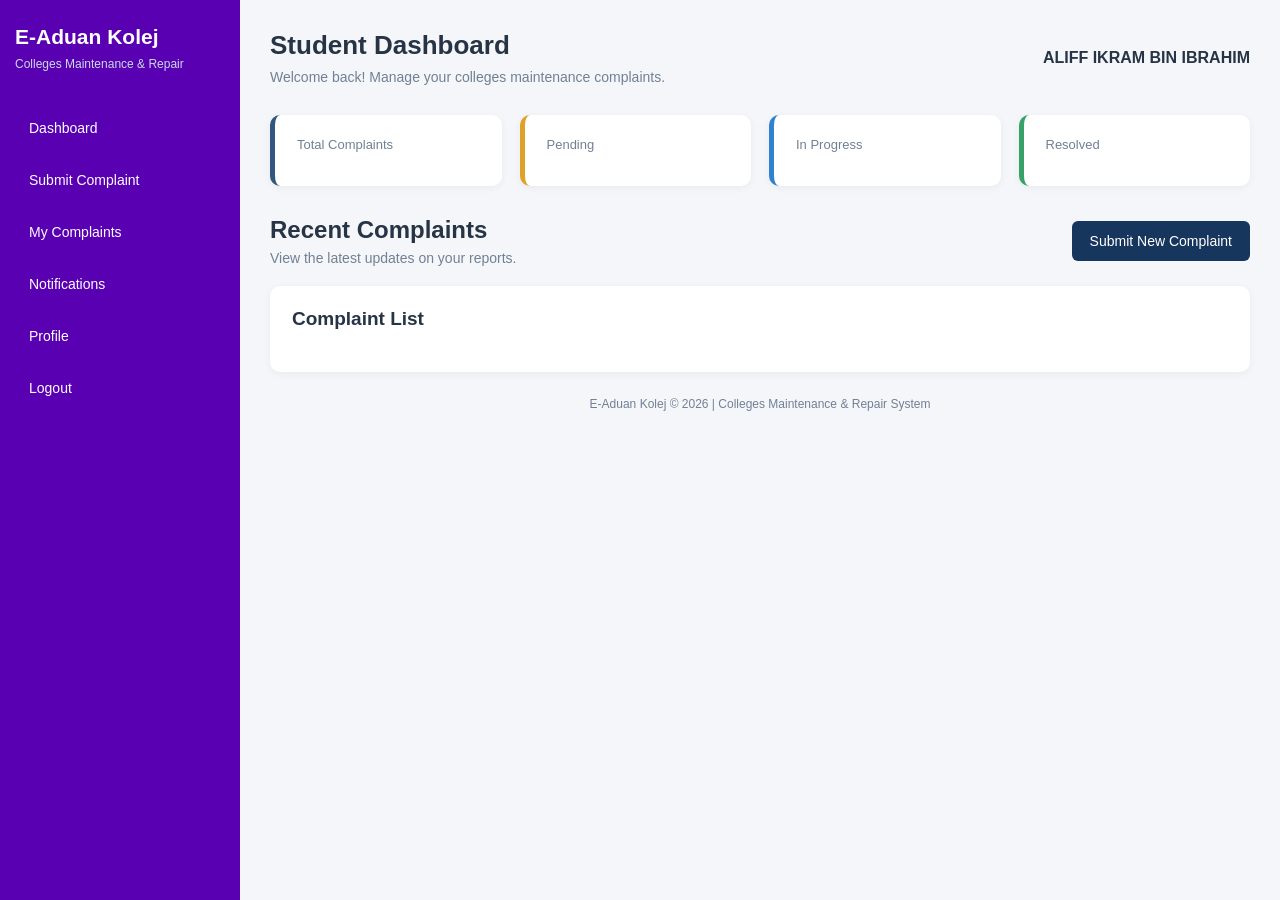
<file: storyboard/html/dashboard.html>
<!DOCTYPE html>
<html lang="en">
<head>
    <meta charset="UTF-8">
    <meta name="viewport" content="width=device-width, initial-scale=1.0">
    <title>E-Aduan Kolej | Student Dashboard</title>

    <style>
        * {
            margin: 0;
            padding: 0;
            box-sizing: border-box;
            font-family: Arial, sans-serif;
        }

        body {
            background: #f4f6f9;
            color: #263445;
        }
        /* Sidebar */
        .sidebar {
            width: 240px;
            height: 100vh;
            background: #5900b3;
            color: white;
            position: fixed;
            top: 0;
            left: 0;
            padding: 25px 15px;
        }

        .logo {
            font-size: 21px;
            font-weight: bold;
            margin-bottom: 8px;
        }

        .subtitle {
            font-size: 12px;
            color: #cbd8e8;
            margin-bottom: 35px;
        }

        .sidebar a {
            display: block;
            padding: 14px;
            margin-bottom: 8px;
            color: white;
            text-decoration: none;
            border-radius: 6px;
            font-size: 14px;
        }

        .sidebar a:hover,
        .sidebar a.active {
            background: #5900b3;
        }

        /* Main content */
        .main {
            margin-left: 240px;
            padding: 30px;
        }

        .topbar {
            display: flex;
            justify-content: space-between;
            align-items: center;
            gap: 15px;
            margin-bottom: 30px;
        }

        .topbar h1 {
            font-size: 26px;
            margin-bottom: 8px;
        }

        .topbar p {
            color: #718096;
            font-size: 14px;
        }

        .profile {
            font-weight: bold;
            white-space: nowrap;
        }

        /* Summary cards */
        .cards {
            display: grid;
            grid-template-columns: repeat(4, 1fr);
            gap: 18px;
            margin-bottom: 30px;
        }

        .card {
            background: white;
            padding: 22px;
            border-radius: 10px;
            box-shadow: 0 2px 8px #0000000d;
            border-left: 5px solid #31577e;
        }

        .card p {
            color: #718096;
            font-size: 13px;
            margin-bottom: 12px;
        }

        .card h2 {
            font-size: 30px;
        }

        .pending {
            border-color: #e0a12b;
        }

        .progress {
            border-color: #3182ce;
        }

        .resolved {
            border-color: #38a169;
        }

        /* Action button */
        .actions {
            display: flex;
            justify-content: space-between;
            align-items: center;
            gap: 15px;
            flex-wrap: wrap;
            margin-bottom: 20px;
        }

        .btn {
            display: inline-block;
            padding: 12px 18px;
            border: none;
            border-radius: 6px;
            background: #17365d;
            color: white;
            text-decoration: none;
            font-size: 14px;
            cursor: pointer;
        }

        .btn:hover {
            background: #31577e;
        }

        /* Complaint table */
        .table-box {
            background: white;
            padding: 22px;
            border-radius: 10px;
            box-shadow: 0 2px 8px #0000000d;
            overflow-x: auto;
        }

        .table-box h2 {
            font-size: 19px;
            margin-bottom: 20px;
        }

        table {
            width: 100%;
            border-collapse: collapse;
            min-width: 650px;
        }

        th, td {
            padding: 15px 12px;
            text-align: left;
            border-bottom: 1px solid #edf0f4;
            font-size: 13px;
        }

        th {
            background: #f7f9fc;
            color: #526174;
        }

        .status {
            display: inline-block;
            padding: 6px 10px;
            border-radius: 20px;
            font-size: 12px;
            font-weight: bold;
        }

        .status-pending {
            background: #fff1cc;
            color: #946200;
        }

        .status-progress {
            background: #dbeafe;
            color: #1d4ed8;
        }

        .status-resolved {
            background: #d1fae5;
            color: #047857;
        }

        .view-link {
            color: #245b96;
            text-decoration: none;
            font-weight: bold;
        }

        .footer {
            margin-top: 25px;
            color: #718096;
            font-size: 12px;
            text-align: center;
        }

        /* Responsive layout */
        @media (max-width: 1000px) {
            .cards {
                grid-template-columns: repeat(2, 1fr);
            }
        }

        @media (max-width: 650px) {
            .sidebar {
                position: static;
                width: 100%;
                height: auto;
            }

            .subtitle {
                margin-bottom: 15px;
            }

            .main {
                margin-left: 0;
                padding: 18px;
            }

            .topbar h1 {
                font-size: 22px;
            }

            .cards {
                grid-template-columns: 1fr 1fr;
                gap: 10px;
            }

            .card {
                padding: 15px;
            }

            .card h2 {
                font-size: 24px;
            }
        }
    </style>
</head>

<body>

    <!-- Sidebar Navigation -->
    <aside class="sidebar">
        <div class="logo">E-Aduan Kolej</div>
        <div class="subtitle">Colleges Maintenance & Repair</div>

        <nav>
            <a href="dashboard.html" class="active">Dashboard</a>
            <a href="submit-complaint.html">Submit Complaint</a>
            <a href="my-complaints.html">My Complaints</a>
            <a href="notifications.html">Notifications</a>
            <a href="profile.html">Profile</a>
            <a href="login.html">Logout</a>
        </nav>
    </aside>

    <!-- Main Dashboard -->
    <main class="main">

        <header class="topbar">
            <div>
                <h1>Student Dashboard</h1>
                <p>Welcome back! Manage your colleges maintenance complaints.</p>
            </div>
            <div class="profile">ALIFF IKRAM BIN IBRAHIM </div>
        </header>

        <!-- Summary Cards -->
        <section class="cards">

            <div class="card">
                <p>Total Complaints</p>
            </div>

            <div class="card pending">
                <p>Pending</p>
            </div>

            <div class="card progress">
                <p>In Progress</p>
            </div>

            <div class="card resolved">
                <p>Resolved</p>
            </div>

        </section>

        <!-- Quick Actions -->
        <section class="actions">
            <div>
                <h2>Recent Complaints</h2>
                <p style="color:#718096; margin-top:6px; font-size:14px;">
                    View the latest updates on your reports.
                </p>
            </div>

            <a href="submit-complaint.html" class="btn">
                Submit New Complaint
            </a>
        </section>

        <!-- Complaints Table -->
        <section class="table-box">
            <h2>Complaint List</h2>

        </section>

        <footer class="footer">
            E-Aduan Kolej © 2026 | Colleges Maintenance & Repair System
        </footer>

    </main>

</body>
</html>
</file>
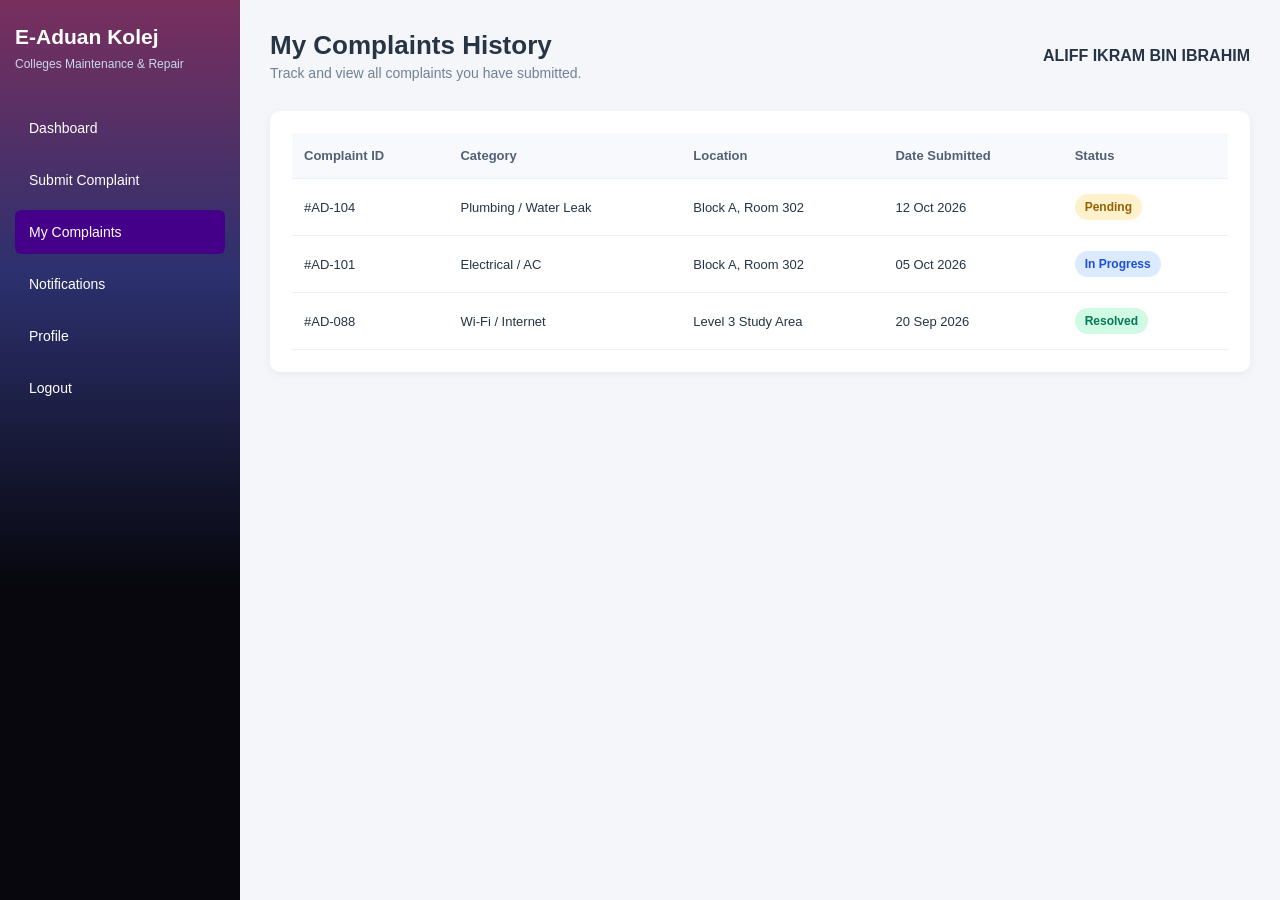
<file: storyboard/html/my-complaints.html>
<!DOCTYPE html>
<html lang="en">
<head>
    <meta charset="UTF-8">
    <meta name="viewport" content="width=device-width, initial-scale=1.0">
    <title>E-Aduan Kolej | My Complaints</title>
    <style>
        * { margin: 0; padding: 0; box-sizing: border-box; font-family: Arial, sans-serif; }
        body { background: #f4f6f9; color: #263445; }
        .sidebar { width: 240px; height: 100vh; background: linear-gradient(180deg,
            rgba(214, 80, 160, 0.55) 0%,
            rgba(90, 100, 230, 0.45) 30%,
            rgba(5, 5, 8, 0) 65%),
        #07070d;; color: white; position: fixed; top: 0; left: 0; padding: 25px 15px; }
        .logo { font-size: 21px; font-weight: bold; margin-bottom: 8px; }
        .subtitle { font-size: 12px; color: #cbd8e8; margin-bottom: 35px; }
        .sidebar a { display: block; padding: 14px; margin-bottom: 8px; color: white; text-decoration: none; border-radius: 6px; font-size: 14px; }
        .sidebar a:hover, .sidebar a.active { background: #440088; }
        .main { margin-left: 240px; padding: 30px; }
        .topbar { display: flex; justify-content: space-between; align-items: center; margin-bottom: 30px; }
        .topbar h1 { font-size: 26px; }
        .table-box { background: white; padding: 22px; border-radius: 10px; box-shadow: 0 2px 8px #0000000d; }
        table { width: 100%; border-collapse: collapse; }
        th, td { padding: 15px 12px; text-align: left; border-bottom: 1px solid #edf0f4; font-size: 13px; }
        th { background: #f7f9fc; color: #526174; }
        .status { padding: 6px 10px; border-radius: 20px; font-size: 12px; font-weight: bold; display: inline-block; }
        .status-pending { background: #fff1cc; color: #946200; }
        .status-progress { background: #dbeafe; color: #1d4ed8; }
        .status-resolved { background: #d1fae5; color: #047857; }
    </style>
</head>
<body>
    <aside class="sidebar">
        <div class="logo">E-Aduan Kolej</div>
        <div class="subtitle">Colleges Maintenance & Repair</div>
        <nav>
            <a href="dashboard.html">Dashboard</a>
            <a href="submit-complaint.html">Submit Complaint</a>
            <a href="my-complaints.html" class="active">My Complaints</a>
            <a href="notifications.html">Notifications</a>
            <a href="profile.html">Profile</a>
            <a href="index.html">Logout</a>
        </nav>
    </aside>

    <main class="main">
        <header class="topbar">
            <div>
                <h1>My Complaints History</h1>
                <p style="color: #718096; font-size: 14px; margin-top: 4px;">Track and view all complaints you have submitted.</p>
            </div>
            <div style="font-weight: bold;">ALIFF IKRAM BIN IBRAHIM</div>
        </header>

        <section class="table-box">
            <table>
                <thead>
                    <tr>
                        <th>Complaint ID</th>
                        <th>Category</th>
                        <th>Location</th>
                        <th>Date Submitted</th>
                        <th>Status</th>
                    </tr>
                </thead>
                <tbody>
                    <tr>
                        <td>#AD-104</td>
                        <td>Plumbing / Water Leak</td>
                        <td>Block A, Room 302</td>
                        <td>12 Oct 2026</td>
                        <td><span class="status status-pending">Pending</span></td>
                    </tr>
                    <tr>
                        <td>#AD-101</td>
                        <td>Electrical / AC</td>
                        <td>Block A, Room 302</td>
                        <td>05 Oct 2026</td>
                        <td><span class="status status-progress">In Progress</span></td>
                    </tr>
                    <tr>
                        <td>#AD-088</td>
                        <td>Wi-Fi / Internet</td>
                        <td>Level 3 Study Area</td>
                        <td>20 Sep 2026</td>
                        <td><span class="status status-resolved">Resolved</span></td>
                    </tr>
                </tbody>
            </table>
        </section>
    </main>
</body>
</html>
</file>
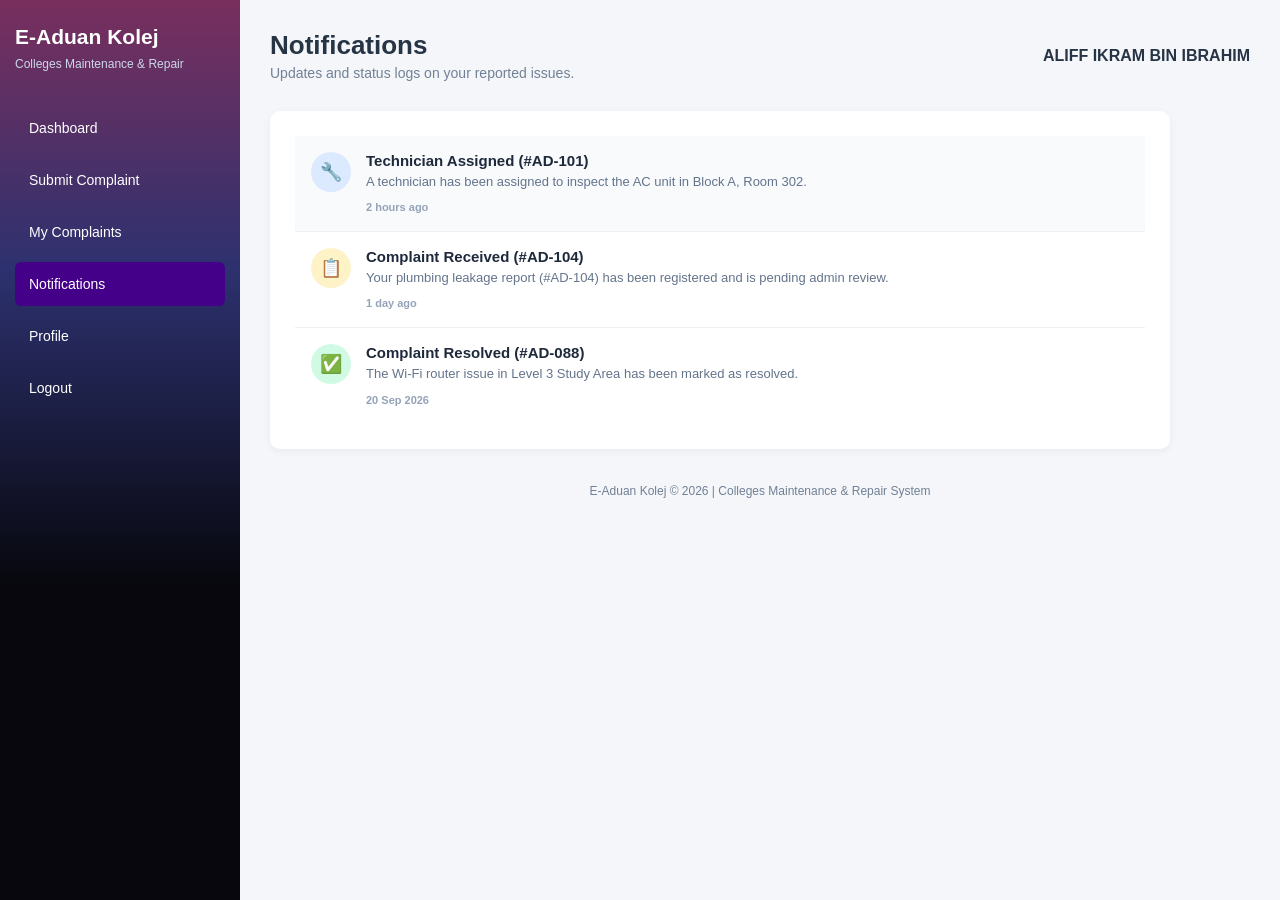
<file: storyboard/html/notification.html>
<!DOCTYPE html>
<html lang="en">
<head>
    <meta charset="UTF-8">
    <meta name="viewport" content="width=device-width, initial-scale=1.0">
    <title>E-Aduan Kolej | Notifications</title>
    <style>
        * {
            margin: 0;
            padding: 0;
            box-sizing: border-box;
            font-family: Arial, sans-serif;
        }

        body {
            background: #f4f6f9;
            color: #263445;
        }

        /* Sidebar Navigation */
        .sidebar {
            width: 240px;
            height: 100vh;
            background:linear-gradient(180deg,
            rgba(214, 80, 160, 0.55) 0%,
            rgba(90, 100, 230, 0.45) 30%,
            rgba(5, 5, 8, 0) 65%),
        #07070d;
            color: white;
            position: fixed;
            top: 0;
            left: 0;
            padding: 25px 15px;
        }

        .logo {
            font-size: 21px;
            font-weight: bold;
            margin-bottom: 8px;
        }

        .subtitle {
            font-size: 12px;
            color: #cbd8e8;
            margin-bottom: 35px;
        }

        .sidebar a {
            display: block;
            padding: 14px;
            margin-bottom: 8px;
            color: white;
            text-decoration: none;
            border-radius: 6px;
            font-size: 14px;
        }

        .sidebar a:hover,
        .sidebar a.active {
            background: #440088;
        }

        /* Main Content */
        .main {
            margin-left: 240px;
            padding: 30px;
        }

        .topbar {
            display: flex;
            justify-content: space-between;
            align-items: center;
            margin-bottom: 30px;
        }

        .topbar h1 {
            font-size: 26px;
        }

        /* Notifications Container */
        .notifications-card {
            background: white;
            padding: 25px;
            border-radius: 10px;
            box-shadow: 0 2px 8px #0000000d;
            max-width: 900px;
        }

        .notification-item {
            display: flex;
            align-items: flex-start;
            gap: 15px;
            padding: 16px;
            border-bottom: 1px solid #edf0f4;
            transition: background 0.2s;
        }

        .notification-item:last-child {
            border-bottom: none;
        }

        .notification-item.unread {
            background: #f8fafc;
        }

        .badge-icon {
            width: 40px;
            height: 40px;
            border-radius: 50%;
            display: flex;
            align-items: center;
            justify-content: center;
            font-size: 18px;
            flex-shrink: 0;
        }

        .icon-progress { background: #dbeafe; color: #1d4ed8; }
        .icon-resolved { background: #d1fae5; color: #047857; }
        .icon-info { background: #fef3c7; color: #d97706; }

        .notification-content h4 {
            font-size: 15px;
            color: #1e293b;
            margin-bottom: 4px;
        }

        .notification-content p {
            font-size: 13px;
            color: #64748b;
            margin-bottom: 6px;
            line-height: 1.4;
        }

        .notification-time {
            font-size: 11px;
            color: #94a3b8;
            font-weight: 600;
        }

        .footer {
            margin-top: 35px;
            color: #718096;
            font-size: 12px;
            text-align: center;
        }
    </style>
</head>

<body>

    <!-- Sidebar Navigation -->
    <aside class="sidebar">
        <div class="logo">E-Aduan Kolej</div>
        <div class="subtitle">Colleges Maintenance & Repair</div>

        <nav>
            <a href="dashboard.html">Dashboard</a>
            <a href="submit-complaint.html">Submit Complaint</a>
            <a href="my-complaints.html">My Complaints</a>
            <a href="notifications.html" class="active">Notifications</a>
            <a href="profile.html">Profile</a>
            <a href="index.html">Logout</a>
        </nav>
    </aside>

    <!-- Main Content -->
    <main class="main">

        <header class="topbar">
            <div>
                <h1>Notifications</h1>
                <p style="color: #718096; font-size: 14px; margin-top: 4px;">Updates and status logs on your reported issues.</p>
            </div>
            <div style="font-weight: bold;">ALIFF IKRAM BIN IBRAHIM</div>
        </header>

        <div class="notifications-card">

            <div class="notification-item unread">
                <div class="badge-icon icon-progress">🔧</div>
                <div class="notification-content">
                    <h4>Technician Assigned (#AD-101)</h4>
                    <p>A technician has been assigned to inspect the AC unit in Block A, Room 302.</p>
                    <span class="notification-time">2 hours ago</span>
                </div>
            </div>

            <div class="notification-item">
                <div class="badge-icon icon-info">📋</div>
                <div class="notification-content">
                    <h4>Complaint Received (#AD-104)</h4>
                    <p>Your plumbing leakage report (#AD-104) has been registered and is pending admin review.</p>
                    <span class="notification-time">1 day ago</span>
                </div>
            </div>

            <div class="notification-item">
                <div class="badge-icon icon-resolved">✅</div>
                <div class="notification-content">
                    <h4>Complaint Resolved (#AD-088)</h4>
                    <p>The Wi-Fi router issue in Level 3 Study Area has been marked as resolved.</p>
                    <span class="notification-time">20 Sep 2026</span>
                </div>
            </div>

        </div>

        <footer class="footer">
            E-Aduan Kolej © 2026 | Colleges Maintenance & Repair System
        </footer>

    </main>

</body>
</html>
</file>
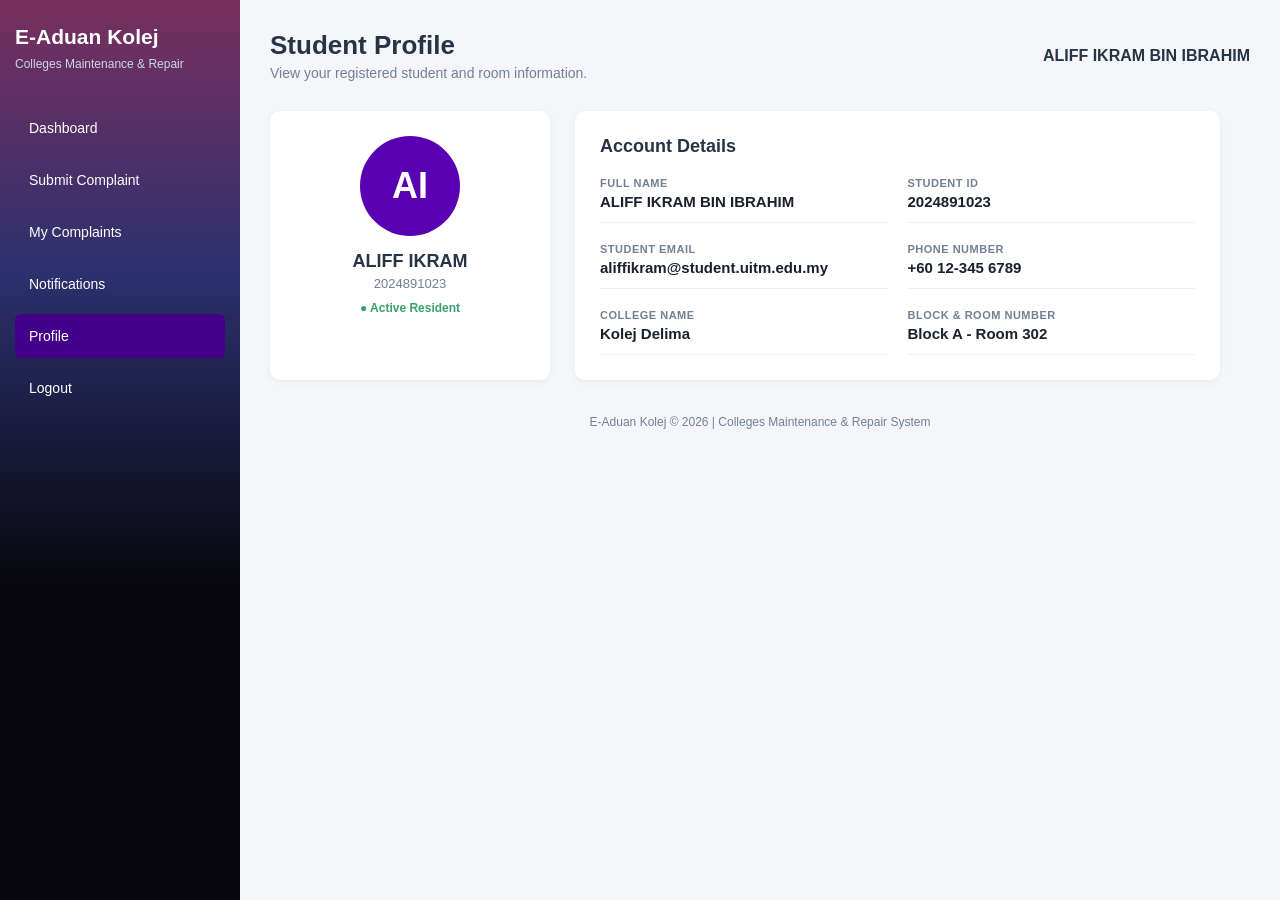
<file: storyboard/html/profile.html>
<!DOCTYPE html>
<html lang="en">
<head>
    <meta charset="UTF-8">
    <meta name="viewport" content="width=device-width, initial-scale=1.0">
    <title>E-Aduan Kolej | Profile</title>
    <style>
        * {
            margin: 0;
            padding: 0;
            box-sizing: border-box;
            font-family: Arial, sans-serif;
        }

        body {
            background: #f4f6f9;
            color: #263445;
        }

        /* Sidebar Navigation */
        .sidebar {
            width: 240px;
            height: 100vh;
            background: linear-gradient(180deg,
            rgba(214, 80, 160, 0.55) 0%,
            rgba(90, 100, 230, 0.45) 30%,
            rgba(5, 5, 8, 0) 65%),
        #07070d;;
            color: white;
            position: fixed;
            top: 0;
            left: 0;
            padding: 25px 15px;
        }

        .logo {
            font-size: 21px;
            font-weight: bold;
            margin-bottom: 8px;
        }

        .subtitle {
            font-size: 12px;
            color: #cbd8e8;
            margin-bottom: 35px;
        }

        .sidebar a {
            display: block;
            padding: 14px;
            margin-bottom: 8px;
            color: white;
            text-decoration: none;
            border-radius: 6px;
            font-size: 14px;
        }

        .sidebar a:hover,
        .sidebar a.active {
            background: #440088;
        }

        /* Main Content Area */
        .main {
            margin-left: 240px;
            padding: 30px;
        }

        .topbar {
            display: flex;
            justify-content: space-between;
            align-items: center;
            margin-bottom: 30px;
        }

        .topbar h1 {
            font-size: 26px;
        }

        /* Profile Card Layout */
        .profile-container {
            display: grid;
            grid-template-columns: 280px 1fr;
            gap: 25px;
            max-width: 950px;
        }

        .card {
            background: white;
            padding: 25px;
            border-radius: 10px;
            box-shadow: 0 2px 8px #0000000d;
        }

        .avatar-section {
            text-align: center;
        }

        .avatar {
            width: 100px;
            height: 100px;
            background: #5900b3;
            color: white;
            border-radius: 50%;
            display: flex;
            align-items: center;
            justify-content: center;
            font-size: 36px;
            font-weight: bold;
            margin: 0 auto 15px;
        }

        .avatar-section h3 {
            font-size: 18px;
            margin-bottom: 4px;
        }

        .avatar-section p {
            color: #718096;
            font-size: 13px;
        }

        .details-grid {
            display: grid;
            grid-template-columns: 1fr 1fr;
            gap: 20px;
        }

        .field {
            border-bottom: 1px solid #edf0f4;
            padding-bottom: 12px;
        }

        .field label {
            font-size: 11px;
            color: #718096;
            display: block;
            margin-bottom: 4px;
            font-weight: bold;
            letter-spacing: 0.5px;
        }

        .field p {
            font-size: 15px;
            font-weight: 600;
            color: #1a202c;
        }

        .footer {
            margin-top: 35px;
            color: #718096;
            font-size: 12px;
            text-align: center;
        }
    </style>
</head>

<body>

    <!-- Sidebar Navigation -->
    <aside class="sidebar">
        <div class="logo">E-Aduan Kolej</div>
        <div class="subtitle">Colleges Maintenance & Repair</div>

        <nav>
            <a href="dashboard.html">Dashboard</a>
            <a href="submit-complaint.html">Submit Complaint</a>
            <a href="my-complaints.html">My Complaints</a>
            <a href="notifications.html">Notifications</a>
            <a href="profile.html" class="active">Profile</a>
            <a href="index.html">Logout</a>
        </nav>
    </aside>

    <!-- Main Content -->
    <main class="main">

        <header class="topbar">
            <div>
                <h1>Student Profile</h1>
                <p style="color: #718096; font-size: 14px; margin-top: 4px;">View your registered student and room information.</p>
            </div>
            <div style="font-weight: bold;">ALIFF IKRAM BIN IBRAHIM</div>
        </header>

        <div class="profile-container">

            <!-- Profile Summary Badge -->
            <div class="card avatar-section">
                <div class="avatar">AI</div>
                <h3>ALIFF IKRAM</h3>
                <p>2024891023</p>
                <p style="margin-top: 10px; color: #38a169; font-weight: bold; font-size: 12px;">● Active Resident</p>
            </div>

            <!-- Profile Information Details -->
            <div class="card">
                <h2 style="font-size: 18px; margin-bottom: 20px;">Account Details</h2>

                <div class="details-grid">
                    <div class="field">
                        <label>FULL NAME</label>
                        <p>ALIFF IKRAM BIN IBRAHIM</p>
                    </div>

                    <div class="field">
                        <label>STUDENT ID</label>
                        <p>2024891023</p>
                    </div>

                    <div class="field">
                        <label>STUDENT EMAIL</label>
                        <p>aliffikram@student.uitm.edu.my</p>
                    </div>

                    <div class="field">
                        <label>PHONE NUMBER</label>
                        <p>+60 12-345 6789</p>
                    </div>

                    <div class="field">
                        <label>COLLEGE NAME</label>
                        <p>Kolej Delima</p>
                    </div>

                    <div class="field">
                        <label>BLOCK & ROOM NUMBER</label>
                        <p>Block A - Room 302</p>
                    </div>
                </div>
            </div>

        </div>

        <footer class="footer">
            E-Aduan Kolej © 2026 | Colleges Maintenance & Repair System
        </footer>

    </main>

</body>
</html>
</file>
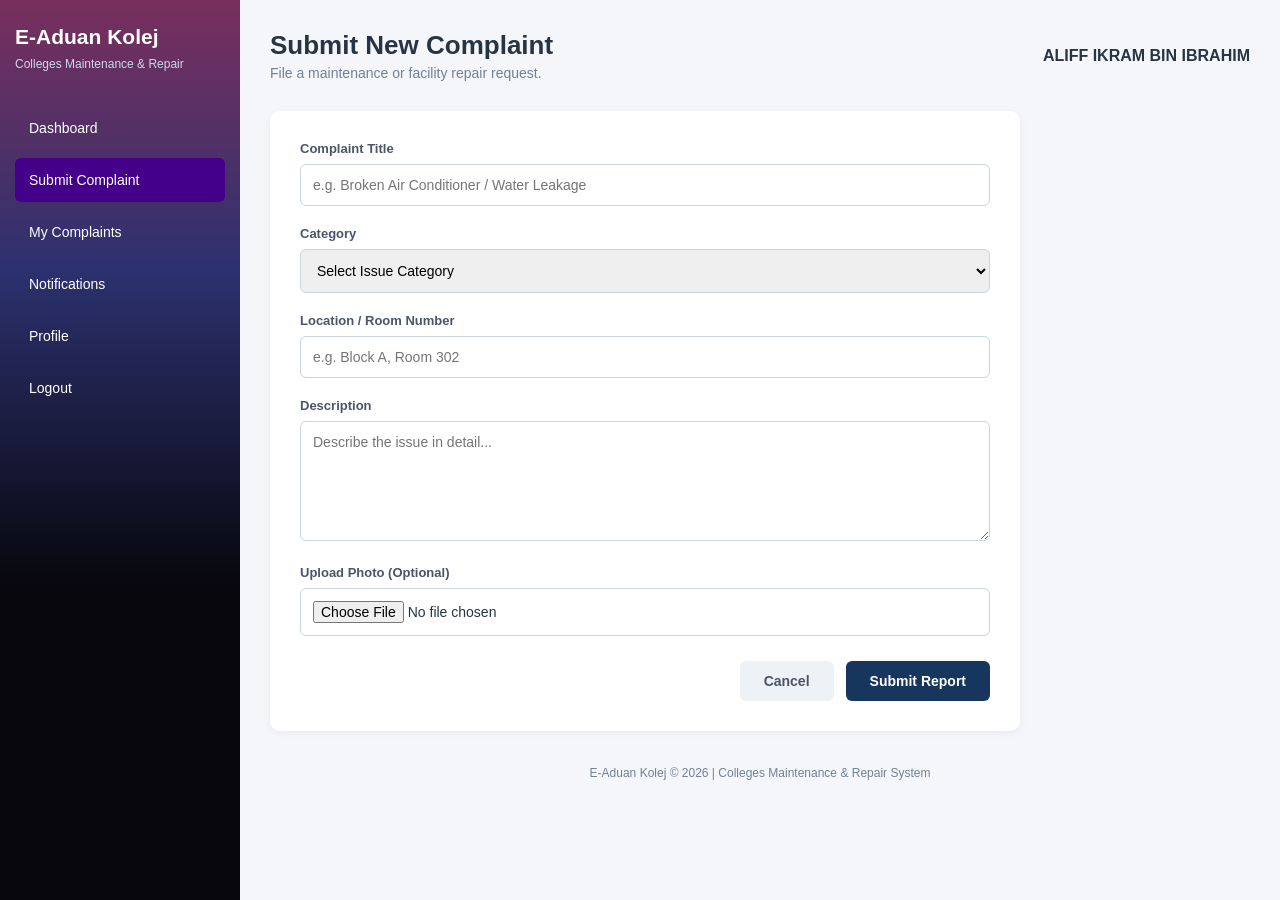
<file: storyboard/html/submit-complaint.html>
<!DOCTYPE html>
<html lang="en">
<head>
    <meta charset="UTF-8">
    <meta name="viewport" content="width=device-width, initial-scale=1.0">
    <title>E-Aduan Kolej | Submit Complaint</title>
    <style>
        * {
            margin: 0;
            padding: 0;
            box-sizing: border-box;
            font-family: Arial, sans-serif;
        }

        body {
            background: #f4f6f9;
            color: #263445;
        }

        /* Sidebar Navigation */
        .sidebar {
            width: 240px;
            height: 100vh;
            background: linear-gradient(180deg,
            rgba(214, 80, 160, 0.55) 0%,
            rgba(90, 100, 230, 0.45) 30%,
            rgba(5, 5, 8, 0) 65%),
        #07070d;
            color: white;
            position: fixed;
            top: 0;
            left: 0;
            padding: 25px 15px;
        }

        .logo {
            font-size: 21px;
            font-weight: bold;
            margin-bottom: 8px;
        }

        .subtitle {
            font-size: 12px;
            color: #cbd8e8;
            margin-bottom: 35px;
        }

        .sidebar a {
            display: block;
            padding: 14px;
            margin-bottom: 8px;
            color: white;
            text-decoration: none;
            border-radius: 6px;
            font-size: 14px;
        }

        .sidebar a:hover,
        .sidebar a.active {
            background: #440088;
        }

        /* Main Content Area */
        .main {
            margin-left: 240px;
            padding: 30px;
        }

        .topbar {
            display: flex;
            justify-content: space-between;
            align-items: center;
            margin-bottom: 30px;
        }

        .topbar h1 {
            font-size: 26px;
        }

        /* Form Layout */
        .form-card {
            background: white;
            padding: 30px;
            border-radius: 10px;
            box-shadow: 0 2px 8px #0000000d;
            max-width: 750px;
        }

        .form-group {
            margin-bottom: 20px;
        }

        .form-group label {
            display: block;
            font-size: 13px;
            font-weight: bold;
            color: #4a5568;
            margin-bottom: 8px;
        }

        .form-group input,
        .form-group select,
        .form-group textarea {
            width: 100%;
            padding: 12px;
            border: 1px solid #cbd5e0;
            border-radius: 6px;
            font-size: 14px;
            outline: none;
        }

        .form-group textarea {
            resize: vertical;
            min-height: 120px;
        }

        .form-group input:focus,
        .form-group select:focus,
        .form-group textarea:focus {
            border-color: #5900b3;
        }

        .form-actions {
            display: flex;
            justify-content: flex-end;
            gap: 12px;
            margin-top: 25px;
        }

        .btn-submit {
            background: #17365d;
            color: white;
            padding: 12px 24px;
            border: none;
            border-radius: 6px;
            font-size: 14px;
            font-weight: bold;
            cursor: pointer;
        }

        .btn-submit:hover {
            background: #31577e;
        }

        .btn-cancel {
            background: #edf2f7;
            color: #4a5568;
            padding: 12px 24px;
            border: none;
            border-radius: 6px;
            font-size: 14px;
            font-weight: bold;
            text-decoration: none;
            display: inline-block;
        }

        .footer {
            margin-top: 35px;
            color: #718096;
            font-size: 12px;
            text-align: center;
        }
    </style>
</head>

<body>

    <!-- Sidebar Navigation -->
    <aside class="sidebar">
        <div class="logo">E-Aduan Kolej</div>
        <div class="subtitle">Colleges Maintenance & Repair</div>

        <nav>
            <a href="dashboard.html">Dashboard</a>
            <a href="submit-complaint.html" class="active">Submit Complaint</a>
            <a href="my-complaints.html">My Complaints</a>
            <a href="notifications.html">Notifications</a>
            <a href="profile.html">Profile</a>
            <a href="index.html">Logout</a>
        </nav>
    </aside>

    <!-- Main Content -->
    <main class="main">

        <header class="topbar">
            <div>
                <h1>Submit New Complaint</h1>
                <p style="color: #718096; font-size: 14px; margin-top: 4px;">File a maintenance or facility repair request.</p>
            </div>
            <div style="font-weight: bold;">ALIFF IKRAM BIN IBRAHIM</div>
        </header>

        <div class="form-card">
            <form action="my-complaints.html">
                <div class="form-group">
                    <label>Complaint Title</label>
                    <input type="text" placeholder="e.g. Broken Air Conditioner / Water Leakage" required>
                </div>

                <div class="form-group">
                    <label>Category</label>
                    <select required>
                        <option value="">Select Issue Category</option>
                        <option value="electrical">Electrical / Fan / AC</option>
                        <option value="plumbing">Plumbing / Water / Toilet</option>
                        <option value="furniture">Furniture / Bed / Table</option>
                        <option value="wifi">Wi-Fi / Internet</option>
                        <option value="other">Other Maintenance</option>
                    </select>
                </div>

                <div class="form-group">
                    <label>Location / Room Number</label>
                    <input type="text" placeholder="e.g. Block A, Room 302" required>
                </div>

                <div class="form-group">
                    <label>Description</label>
                    <textarea placeholder="Describe the issue in detail..." required></textarea>
                </div>

                <div class="form-group">
                    <label>Upload Photo (Optional)</label>
                    <input type="file">
                </div>

                <div class="form-actions">
                    <a href="dashboard.html" class="btn-cancel">Cancel</a>
                    <button type="submit" class="btn-submit">Submit Report</button>
                </div>
            </form>
        </div>

        <footer class="footer">
            E-Aduan Kolej © 2026 | Colleges Maintenance & Repair System
        </footer>

    </main>

</body>
</html>
</file>
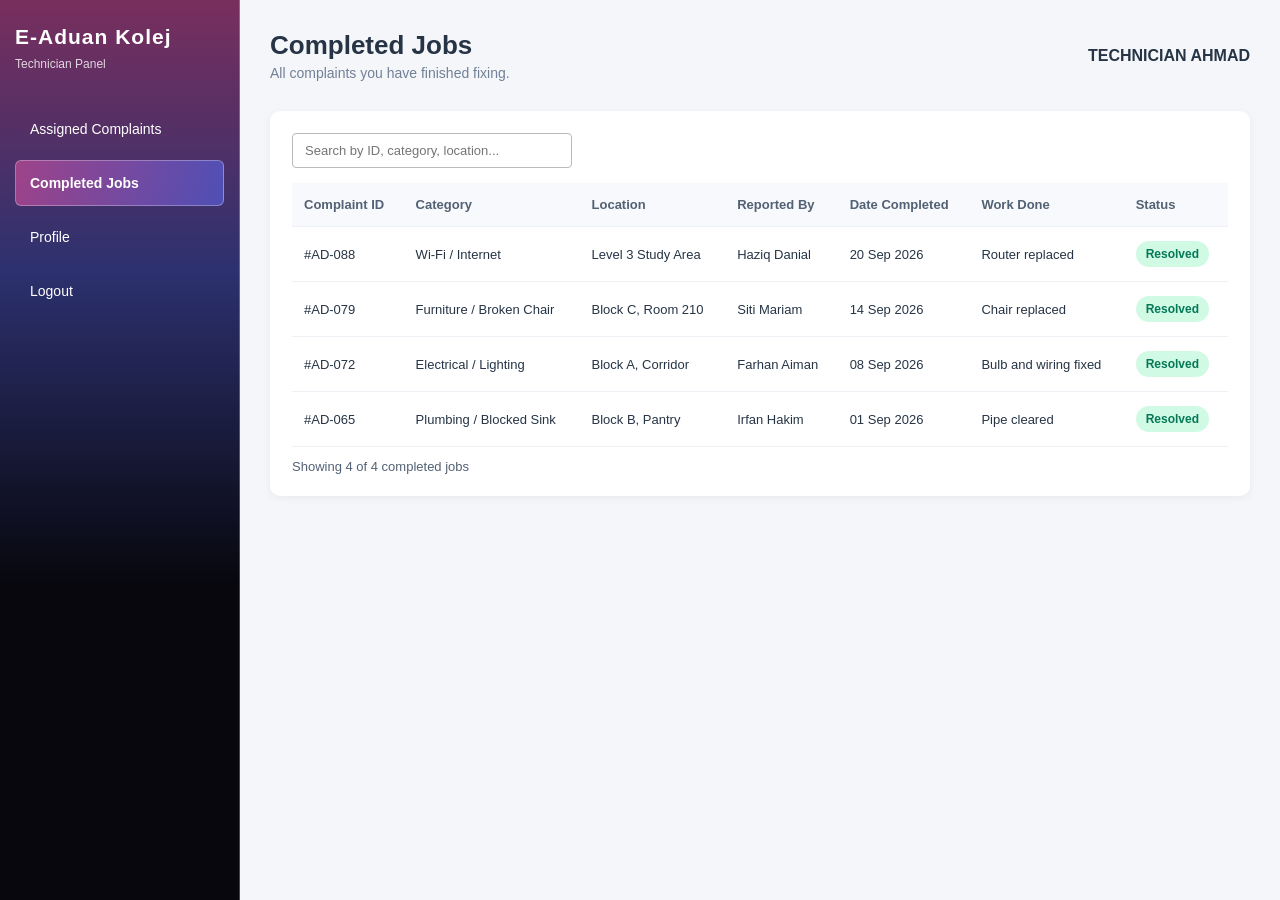
<file: storyboard/html/technician-history.html>
<!DOCTYPE html>
<html lang="en">
<head>
    <meta charset="UTF-8">
    <meta name="viewport" content="width=device-width, initial-scale=1.0">
    <title>E-Aduan Kolej | Completed Jobs</title>
    <style>
        * { margin: 0; padding: 0; box-sizing: border-box; font-family: Arial, sans-serif; }
        body { background: #f4f6f9; color: #263445; }

        /* ===== SIDEBAR ===== */
        .sidebar {
            width: 240px;
            height: 100vh;
            color: white;
            position: fixed;
            top: 0;
            left: 0;
            padding: 25px 15px;
            border-right: 1px solid rgba(255, 255, 255, 0.25);
            background:
                linear-gradient(180deg,
                    rgba(214, 80, 160, 0.55) 0%,
                    rgba(90, 100, 230, 0.45) 30%,
                    rgba(5, 5, 8, 0) 65%),
                #07070d;
        }
        .logo { font-size: 21px; font-weight: bold; letter-spacing: 1px; margin-bottom: 8px; }
        .subtitle { font-size: 12px; color: rgba(255, 255, 255, 0.8); margin-bottom: 35px; }
        .sidebar a {
            display: block;
            padding: 14px;
            margin-bottom: 8px;
            color: white;
            text-decoration: none;
            border-radius: 6px;
            font-size: 14px;
            border: 1px solid transparent;
            transition: 0.25s ease;
        }
        .sidebar a:hover { background: rgba(255, 255, 255, 0.12); }
        .sidebar a.active {
            background: linear-gradient(90deg, rgba(214, 80, 160, 0.6), rgba(90, 100, 230, 0.6));
            border-color: rgba(255, 255, 255, 0.3);
            font-weight: 600;
        }
        /* ===== END SIDEBAR ===== */

        .main { margin-left: 240px; padding: 30px; }
        .topbar { display: flex; justify-content: space-between; align-items: center; margin-bottom: 30px; }
        .topbar h1 { font-size: 26px; }
        .topbar p { color: #718096; font-size: 14px; margin-top: 4px; }
        .box { background: white; padding: 22px; border-radius: 10px; box-shadow: 0 2px 8px #0000000d; }
        @media (max-width: 800px) { .main { margin-left: 0; } }

        .search { padding: 9px 12px; width: 280px; max-width: 100%; border: 1px solid #bbb; border-radius: 4px; font-size: 13px; margin-bottom: 15px; }
        .table-wrap { overflow-x: auto; }
        table { width: 100%; border-collapse: collapse; }
        th, td { padding: 14px 12px; text-align: left; border-bottom: 1px solid #edf0f4; font-size: 13px; }
        th { background: #f7f9fc; color: #526174; }
        .status { padding: 6px 10px; border-radius: 20px; font-size: 12px; font-weight: bold; display: inline-block; background: #d1fae5; color: #047857; }
        .count { color: #526174; font-size: 13px; margin-top: 12px; }
    </style>
</head>
<body>
    <aside class="sidebar">
        <div class="logo">E-Aduan Kolej</div>
        <div class="subtitle">Technician Panel</div>
        <nav>
            <a href="technician.html">Assigned Complaints</a>
            <a href="technician-history.html" class="active">Completed Jobs</a>
            <a href="technician-profile.html">Profile</a>
            <a href="index.html">Logout</a>
        </nav>
    </aside>

    <main class="main">
        <header class="topbar">
            <div>
                <h1>Completed Jobs</h1>
                <p>All complaints you have finished fixing.</p>
            </div>
            <div style="font-weight: bold;">TECHNICIAN AHMAD</div>
        </header>

        <section class="box">
            <input type="text" id="search" class="search" placeholder="Search by ID, category, location...">
            <div class="table-wrap">
                <table>
                    <thead>
                        <tr>
                            <th>Complaint ID</th>
                            <th>Category</th>
                            <th>Location</th>
                            <th>Reported By</th>
                            <th>Date Completed</th>
                            <th>Work Done</th>
                            <th>Status</th>
                        </tr>
                    </thead>
                    <tbody id="jobs">
                        <tr>
                            <td>#AD-088</td><td>Wi-Fi / Internet</td><td>Level 3 Study Area</td>
                            <td>Haziq Danial</td><td>20 Sep 2026</td><td>Router replaced</td>
                            <td><span class="status">Resolved</span></td>
                        </tr>
                        <tr>
                            <td>#AD-079</td><td>Furniture / Broken Chair</td><td>Block C, Room 210</td>
                            <td>Siti Mariam</td><td>14 Sep 2026</td><td>Chair replaced</td>
                            <td><span class="status">Resolved</span></td>
                        </tr>
                        <tr>
                            <td>#AD-072</td><td>Electrical / Lighting</td><td>Block A, Corridor</td>
                            <td>Farhan Aiman</td><td>08 Sep 2026</td><td>Bulb and wiring fixed</td>
                            <td><span class="status">Resolved</span></td>
                        </tr>
                        <tr>
                            <td>#AD-065</td><td>Plumbing / Blocked Sink</td><td>Block B, Pantry</td>
                            <td>Irfan Hakim</td><td>01 Sep 2026</td><td>Pipe cleared</td>
                            <td><span class="status">Resolved</span></td>
                        </tr>
                    </tbody>
                </table>
            </div>
            <p class="count" id="count"></p>
        </section>
    </main>

    <script>
        const rows = document.querySelectorAll("#jobs tr");
        const count = document.getElementById("count");

        function showCount() {
            const visible = Array.from(rows).filter(r => r.style.display !== "none").length;
            count.textContent = "Showing " + visible + " of " + rows.length + " completed jobs";
        }

        document.getElementById("search").addEventListener("input", function () {
            const q = this.value.toLowerCase();
            rows.forEach(function (row) {
                row.style.display = row.textContent.toLowerCase().includes(q) ? "" : "none";
            });
            showCount();
        });

        showCount();
    </script>
</body>
</html>
</file>
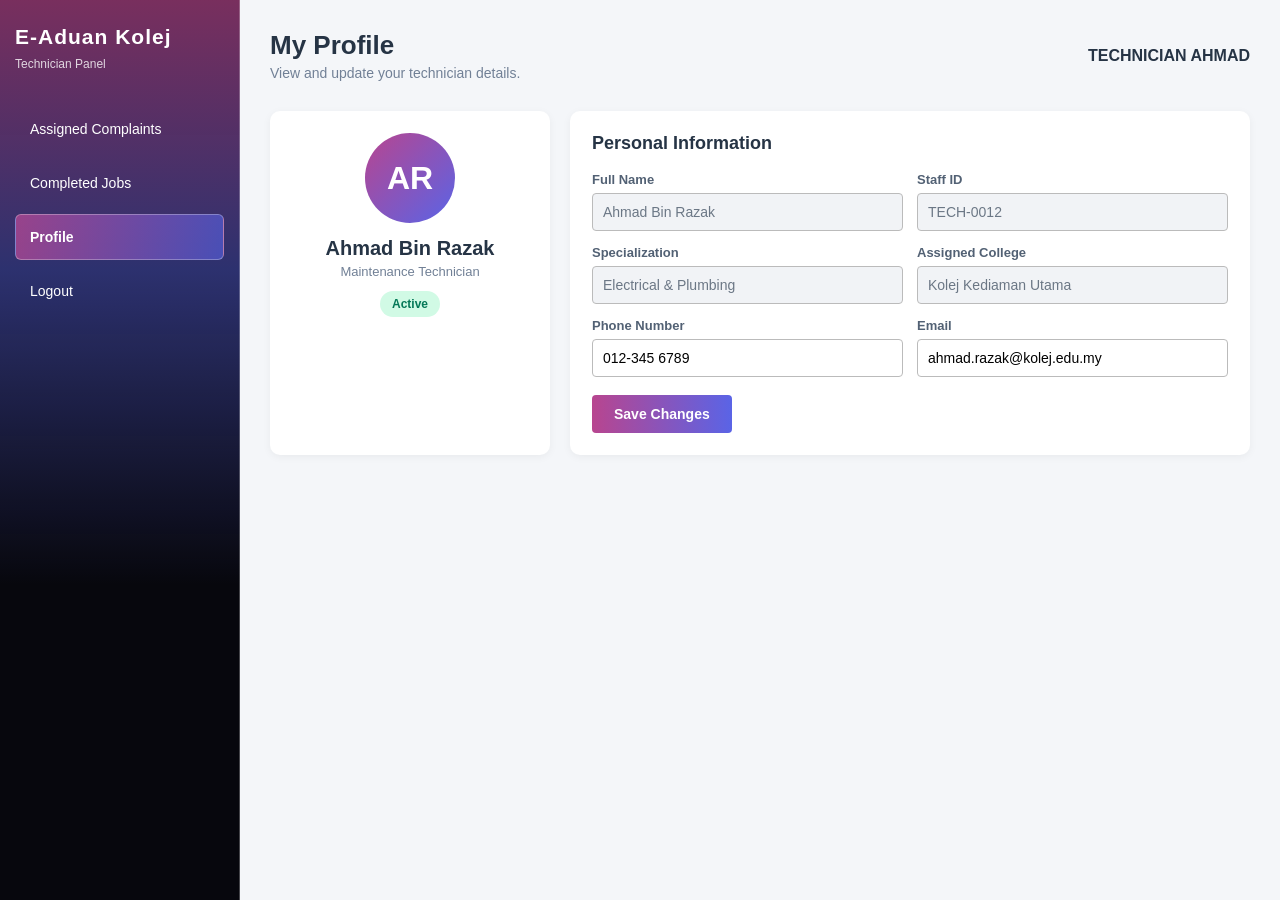
<file: storyboard/html/technician-profile.html>
<!DOCTYPE html>
<html lang="en">
<head>
    <meta charset="UTF-8">
    <meta name="viewport" content="width=device-width, initial-scale=1.0">
    <title>E-Aduan Kolej | Technician Profile</title>
    <style>
        * { margin: 0; padding: 0; box-sizing: border-box; font-family: Arial, sans-serif; }
        body { background: #f4f6f9; color: #263445; }

        /* ===== SIDEBAR ===== */
        .sidebar {
            width: 240px;
            height: 100vh;
            color: white;
            position: fixed;
            top: 0;
            left: 0;
            padding: 25px 15px;
            border-right: 1px solid rgba(255, 255, 255, 0.25);
            background:
                linear-gradient(180deg,
                    rgba(214, 80, 160, 0.55) 0%,
                    rgba(90, 100, 230, 0.45) 30%,
                    rgba(5, 5, 8, 0) 65%),
                #07070d;
        }
        .logo { font-size: 21px; font-weight: bold; letter-spacing: 1px; margin-bottom: 8px; }
        .subtitle { font-size: 12px; color: rgba(255, 255, 255, 0.8); margin-bottom: 35px; }
        .sidebar a {
            display: block;
            padding: 14px;
            margin-bottom: 8px;
            color: white;
            text-decoration: none;
            border-radius: 6px;
            font-size: 14px;
            border: 1px solid transparent;
            transition: 0.25s ease;
        }
        .sidebar a:hover { background: rgba(255, 255, 255, 0.12); }
        .sidebar a.active {
            background: linear-gradient(90deg, rgba(214, 80, 160, 0.6), rgba(90, 100, 230, 0.6));
            border-color: rgba(255, 255, 255, 0.3);
            font-weight: 600;
        }
        /* ===== END SIDEBAR ===== */

        .main { margin-left: 240px; padding: 30px; }
        .topbar { display: flex; justify-content: space-between; align-items: center; margin-bottom: 30px; }
        .topbar h1 { font-size: 26px; }
        .topbar p { color: #718096; font-size: 14px; margin-top: 4px; }
        .box { background: white; padding: 22px; border-radius: 10px; box-shadow: 0 2px 8px #0000000d; }
        @media (max-width: 800px) { .main { margin-left: 0; } }

        .layout { display: grid; grid-template-columns: 280px 1fr; gap: 20px; }
        .summary { text-align: center; }
        .avatar {
            width: 90px; height: 90px; border-radius: 50%; margin: 0 auto 14px;
            display: grid; place-items: center;
            font-size: 32px; font-weight: bold; color: white;
            background: linear-gradient(135deg, #b8458f, #5a64e6);
        }
        .summary h2 { font-size: 20px; }
        .summary p { color: #718096; font-size: 13px; margin-top: 4px; }
        .badge { display: inline-block; margin-top: 12px; padding: 6px 12px; border-radius: 20px; font-size: 12px; font-weight: bold; background: #d1fae5; color: #047857; }

        .box h3 { font-size: 18px; margin-bottom: 18px; }
        .form-grid { display: grid; grid-template-columns: 1fr 1fr; gap: 14px; }
        .field { display: flex; flex-direction: column; gap: 6px; }
        .field label { font-size: 13px; font-weight: bold; color: #526174; }
        .field input { padding: 10px; border: 1px solid #bbb; border-radius: 4px; font-size: 14px; }
        .field input[readonly] { background: #f1f3f6; color: #6b7785; }
        .save-btn {
            margin-top: 18px; padding: 11px 22px; border: 0; border-radius: 4px; cursor: pointer;
            font-size: 14px; font-weight: bold; color: white;
            background: linear-gradient(90deg, #b8458f, #5a64e6);
        }
        .save-btn:hover { opacity: 0.9; }
        .msg { margin-top: 14px; font-size: 13px; color: #047857; display: none; }
        @media (max-width: 800px) { .layout, .form-grid { grid-template-columns: 1fr; } }
    </style>
</head>
<body>
    <aside class="sidebar">
        <div class="logo">E-Aduan Kolej</div>
        <div class="subtitle">Technician Panel</div>
        <nav>
            <a href="technician.html">Assigned Complaints</a>
            <a href="technician-history.html">Completed Jobs</a>
            <a href="technician-profile.html" class="active">Profile</a>
            <a href="index.html">Logout</a>
        </nav>
    </aside>

    <main class="main">
        <header class="topbar">
            <div>
                <h1>My Profile</h1>
                <p>View and update your technician details.</p>
            </div>
            <div style="font-weight: bold;">TECHNICIAN AHMAD</div>
        </header>

        <div class="layout">
            <section class="box summary">
                <div class="avatar">AR</div>
                <h2>Ahmad Bin Razak</h2>
                <p>Maintenance Technician</p>
                <span class="badge">Active</span>
            </section>

            <section class="box">
                <h3>Personal Information</h3>
                <form id="profileForm">
                    <div class="form-grid">
                        <div class="field">
                            <label>Full Name</label>
                            <input type="text" value="Ahmad Bin Razak" readonly>
                        </div>
                        <div class="field">
                            <label>Staff ID</label>
                            <input type="text" value="TECH-0012" readonly>
                        </div>
                        <div class="field">
                            <label>Specialization</label>
                            <input type="text" value="Electrical &amp; Plumbing" readonly>
                        </div>
                        <div class="field">
                            <label>Assigned College</label>
                            <input type="text" value="Kolej Kediaman Utama" readonly>
                        </div>
                        <div class="field">
                            <label>Phone Number</label>
                            <input type="text" id="phone" value="012-345 6789" required>
                        </div>
                        <div class="field">
                            <label>Email</label>
                            <input type="email" id="email" value="ahmad.razak@kolej.edu.my" required>
                        </div>
                    </div>
                    <button type="submit" class="save-btn">Save Changes</button>
                    <p class="msg" id="msg">Profile updated successfully.</p>
                </form>
            </section>
        </div>
    </main>

    <script>
        document.getElementById("profileForm").addEventListener("submit", function (e) {
            e.preventDefault(); // stay on the page
            document.getElementById("msg").style.display = "block";
        });
    </script>
</body>
</html>
</file>
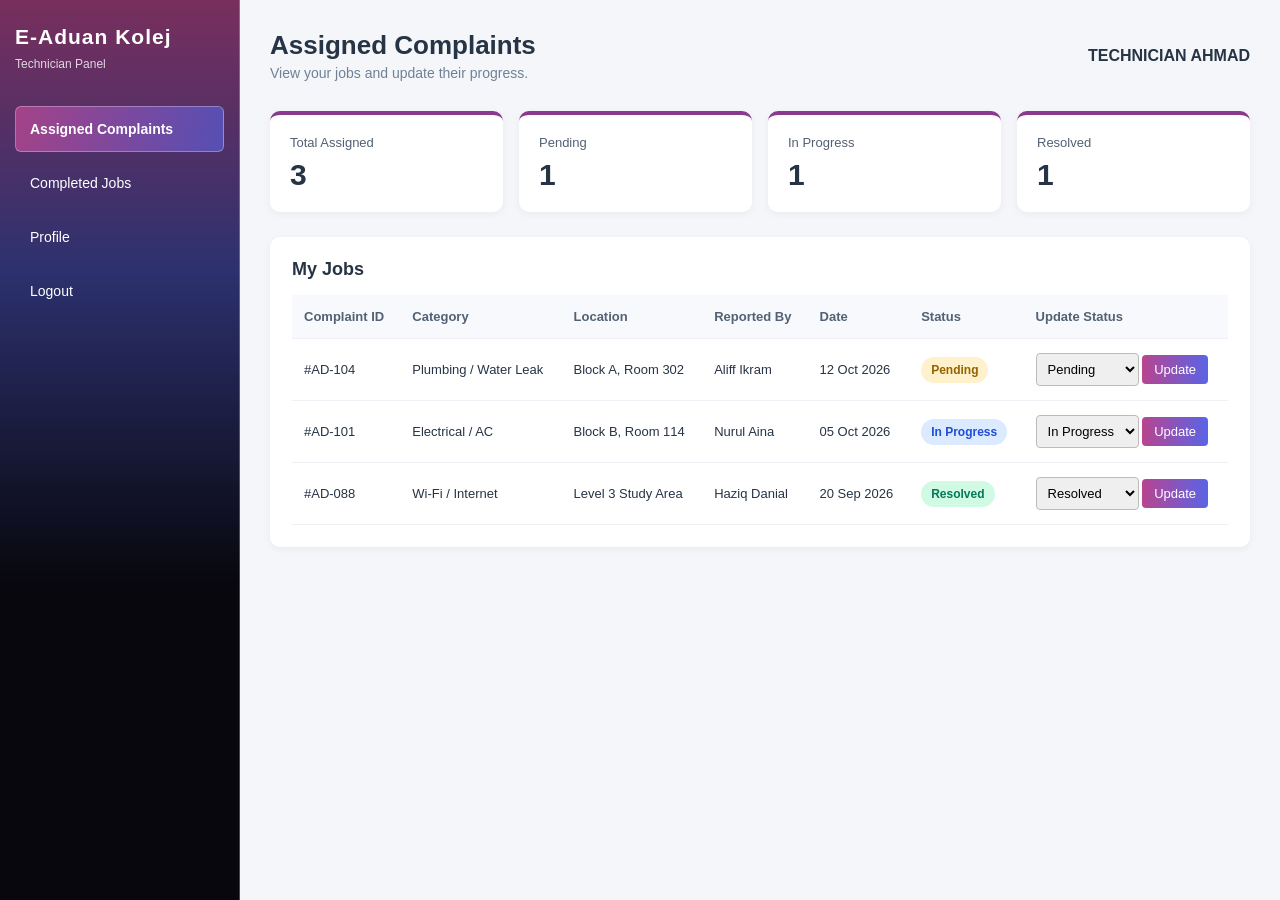
<file: storyboard/html/technician.html>
<!DOCTYPE html>
<html lang="en">
<head>
    <meta charset="UTF-8">
    <meta name="viewport" content="width=device-width, initial-scale=1.0">
    <title>E-Aduan Kolej | Technician</title>
    <style>
        * { margin: 0; padding: 0; box-sizing: border-box; font-family: Arial, sans-serif; }
        body { background: #f4f6f9; color: #263445; }

        /* ===== SIDEBAR ===== */
        .sidebar {
            width: 240px;
            height: 100vh;
            color: white;
            position: fixed;
            top: 0;
            left: 0;
            padding: 25px 15px;
            border-right: 1px solid rgba(255, 255, 255, 0.25);
            background:
                linear-gradient(180deg,
                    rgba(214, 80, 160, 0.55) 0%,
                    rgba(90, 100, 230, 0.45) 30%,
                    rgba(5, 5, 8, 0) 65%),
                #07070d;
        }

        .logo {
            font-size: 21px;
            font-weight: bold;
            letter-spacing: 1px;
            margin-bottom: 8px;
        }

        .subtitle {
            font-size: 12px;
            color: rgba(255, 255, 255, 0.8);
            margin-bottom: 35px;
        }

        .sidebar a {
            display: block;
            padding: 14px;
            margin-bottom: 8px;
            color: white;
            text-decoration: none;
            border-radius: 6px;
            font-size: 14px;
            border: 1px solid transparent;
            transition: 0.25s ease;
        }

        .sidebar a:hover {
            background: rgba(255, 255, 255, 0.12);
        }

        .sidebar a.active {
            background: linear-gradient(90deg, rgba(214, 80, 160, 0.6), rgba(90, 100, 230, 0.6));
            border-color: rgba(255, 255, 255, 0.3);
            font-weight: 600;
        }
        /* ===== END SIDEBAR ===== */

        .main { margin-left: 240px; padding: 30px; }
        .topbar { display: flex; justify-content: space-between; align-items: center; margin-bottom: 30px; }
        .topbar h1 { font-size: 26px; }
        .topbar p { color: #718096; font-size: 14px; margin-top: 4px; }

        /* Summary cards */
        .stats { display: grid; grid-template-columns: repeat(4, 1fr); gap: 16px; margin-bottom: 25px; }
        .stat { background: white; padding: 20px; border-radius: 10px; box-shadow: 0 2px 8px #0000000d; border-top: 4px solid #8a3a8c; }
        .stat p { color: #526174; font-size: 13px; margin-bottom: 8px; }
        .stat strong { font-size: 30px; }

        /* Table */
        .table-box { background: white; padding: 22px; border-radius: 10px; box-shadow: 0 2px 8px #0000000d; overflow-x: auto; }
        .table-box h2 { font-size: 18px; margin-bottom: 15px; }
        table { width: 100%; border-collapse: collapse; }
        th, td { padding: 14px 12px; text-align: left; border-bottom: 1px solid #edf0f4; font-size: 13px; }
        th { background: #f7f9fc; color: #526174; }

        .status { padding: 6px 10px; border-radius: 20px; font-size: 12px; font-weight: bold; display: inline-block; }
        .status-pending { background: #fff1cc; color: #946200; }
        .status-progress { background: #dbeafe; color: #1d4ed8; }
        .status-resolved { background: #d1fae5; color: #047857; }

        select { padding: 7px; border: 1px solid #bbb; border-radius: 4px; font-size: 13px; }
        .update-btn {
            padding: 7px 12px;
            border: 0;
            border-radius: 4px;
            cursor: pointer;
            font-size: 13px;
            color: white;
            background: linear-gradient(90deg, #b8458f, #5a64e6);
        }
        .update-btn:hover { opacity: 0.9; }

        @media (max-width: 800px) {
            .main { margin-left: 0; }
            .stats { grid-template-columns: repeat(2, 1fr); }
        }
    </style>
</head>
<body>
    <aside class="sidebar">
        <div class="logo">E-Aduan Kolej</div>
        <div class="subtitle">Technician Panel</div>
        <nav>
            <a href="technician.html" class="active">Assigned Complaints</a>
            <a href="technician-history.html">Completed Jobs</a>
            <a href="technician-profile.html">Profile</a>
            <a href="index.html">Logout</a>
        </nav>
    </aside>

    <main class="main">
        <header class="topbar">
            <div>
                <h1>Assigned Complaints</h1>
                <p>View your jobs and update their progress.</p>
            </div>
            <div style="font-weight: bold;">TECHNICIAN AHMAD</div>
        </header>

        <section class="stats">
            <div class="stat"><p>Total Assigned</p><strong id="statTotal">0</strong></div>
            <div class="stat"><p>Pending</p><strong id="statPending">0</strong></div>
            <div class="stat"><p>In Progress</p><strong id="statProgress">0</strong></div>
            <div class="stat"><p>Resolved</p><strong id="statResolved">0</strong></div>
        </section>

        <section class="table-box">
            <h2>My Jobs</h2>
            <table>
                <thead>
                    <tr>
                        <th>Complaint ID</th>
                        <th>Category</th>
                        <th>Location</th>
                        <th>Reported By</th>
                        <th>Date</th>
                        <th>Status</th>
                        <th>Update Status</th>
                    </tr>
                </thead>
                <tbody>
                    <tr>
                        <td>#AD-104</td>
                        <td>Plumbing / Water Leak</td>
                        <td>Block A, Room 302</td>
                        <td>Aliff Ikram</td>
                        <td>12 Oct 2026</td>
                        <td><span class="status status-pending">Pending</span></td>
                        <td>
                            <select>
                                <option value="pending" selected>Pending</option>
                                <option value="progress">In Progress</option>
                                <option value="resolved">Resolved</option>
                            </select>
                            <button class="update-btn">Update</button>
                        </td>
                    </tr>
                    <tr>
                        <td>#AD-101</td>
                        <td>Electrical / AC</td>
                        <td>Block B, Room 114</td>
                        <td>Nurul Aina</td>
                        <td>05 Oct 2026</td>
                        <td><span class="status status-progress">In Progress</span></td>
                        <td>
                            <select>
                                <option value="pending">Pending</option>
                                <option value="progress" selected>In Progress</option>
                                <option value="resolved">Resolved</option>
                            </select>
                            <button class="update-btn">Update</button>
                        </td>
                    </tr>
                    <tr>
                        <td>#AD-088</td>
                        <td>Wi-Fi / Internet</td>
                        <td>Level 3 Study Area</td>
                        <td>Haziq Danial</td>
                        <td>20 Sep 2026</td>
                        <td><span class="status status-resolved">Resolved</span></td>
                        <td>
                            <select>
                                <option value="pending">Pending</option>
                                <option value="progress">In Progress</option>
                                <option value="resolved" selected>Resolved</option>
                            </select>
                            <button class="update-btn">Update</button>
                        </td>
                    </tr>
                </tbody>
            </table>
        </section>
    </main>

    <script>
        const labels = { pending: "Pending", progress: "In Progress", resolved: "Resolved" };

        function updateStats() {
            document.getElementById("statTotal").textContent = document.querySelectorAll("tbody tr").length;
            document.getElementById("statPending").textContent = document.querySelectorAll(".status-pending").length;
            document.getElementById("statProgress").textContent = document.querySelectorAll(".status-progress").length;
            document.getElementById("statResolved").textContent = document.querySelectorAll(".status-resolved").length;
        }

        document.querySelectorAll(".update-btn").forEach(function (btn) {
            btn.addEventListener("click", function () {
                const row = btn.closest("tr");
                const value = row.querySelector("select").value;
                const badge = row.querySelector(".status");
                badge.className = "status status-" + value;
                badge.textContent = labels[value];
                updateStats();
            });
        });

        updateStats();
    </script>
</body>
</html>
</file>
